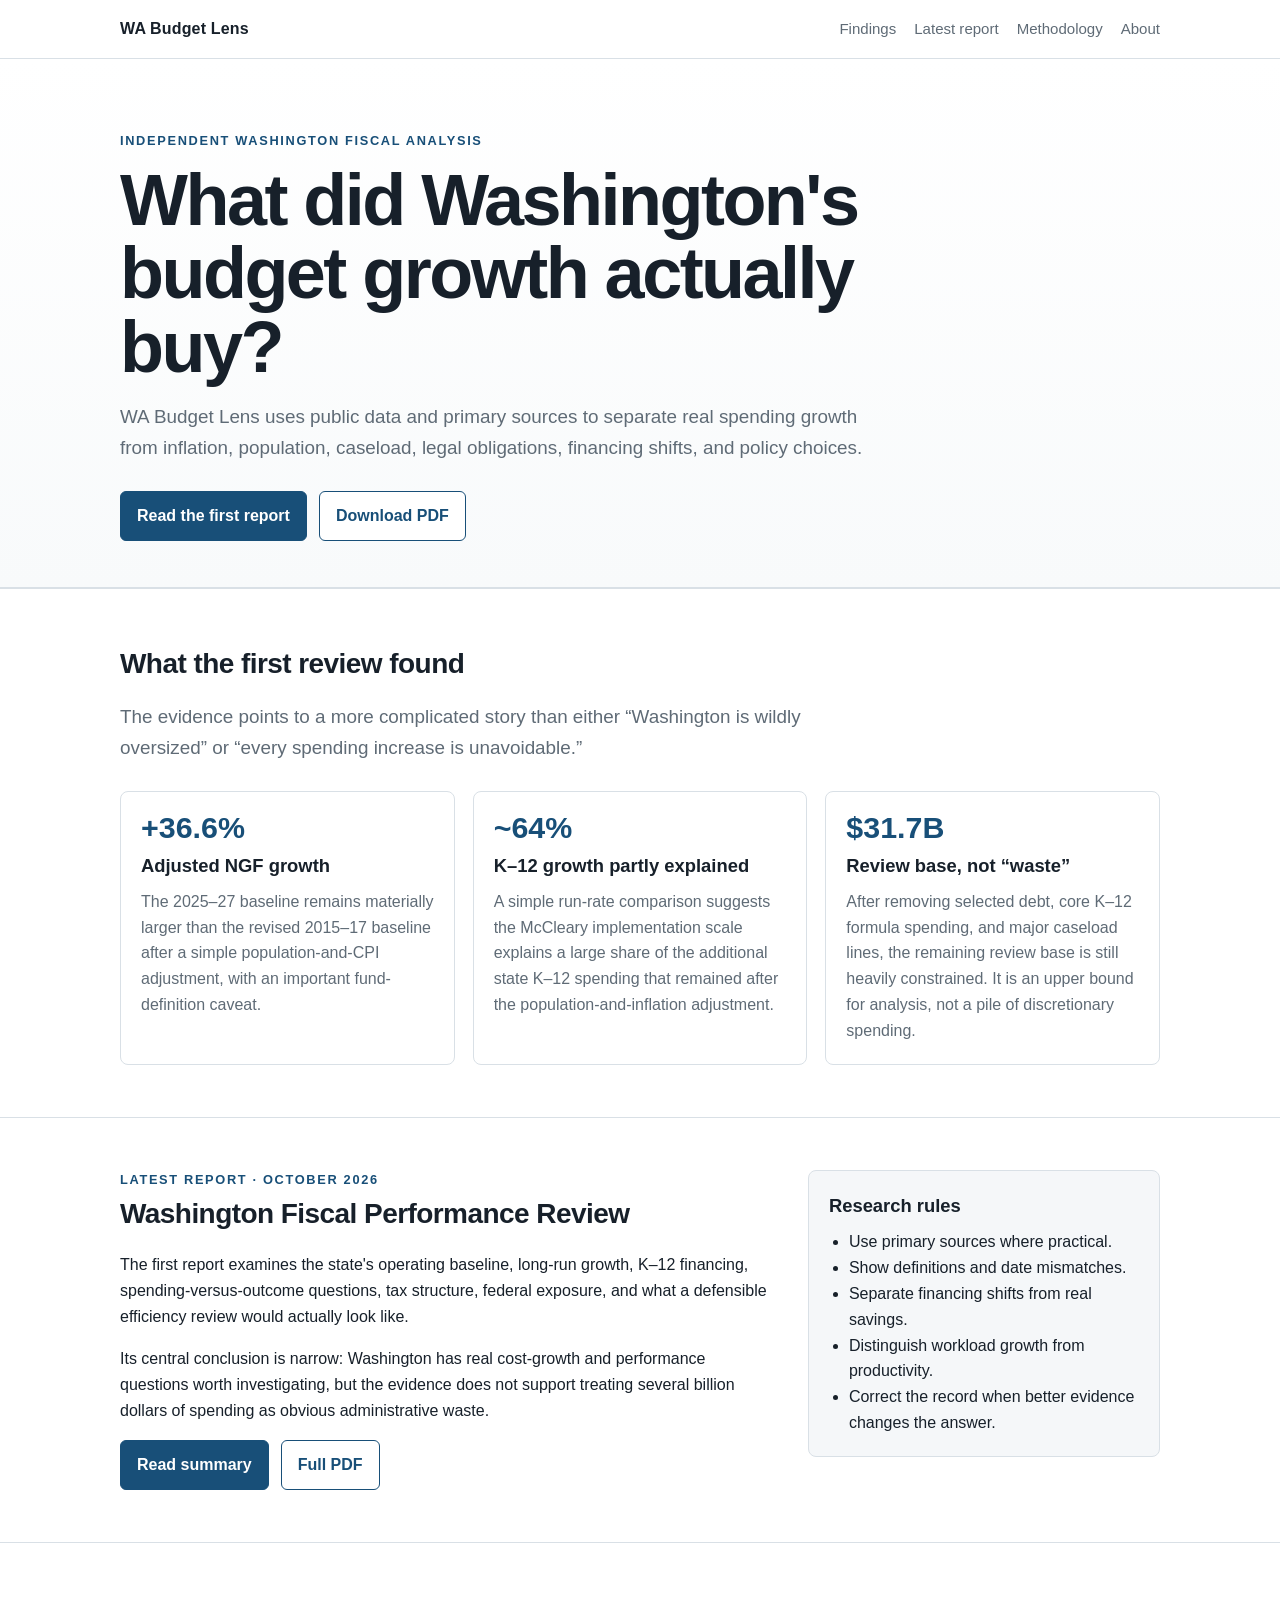
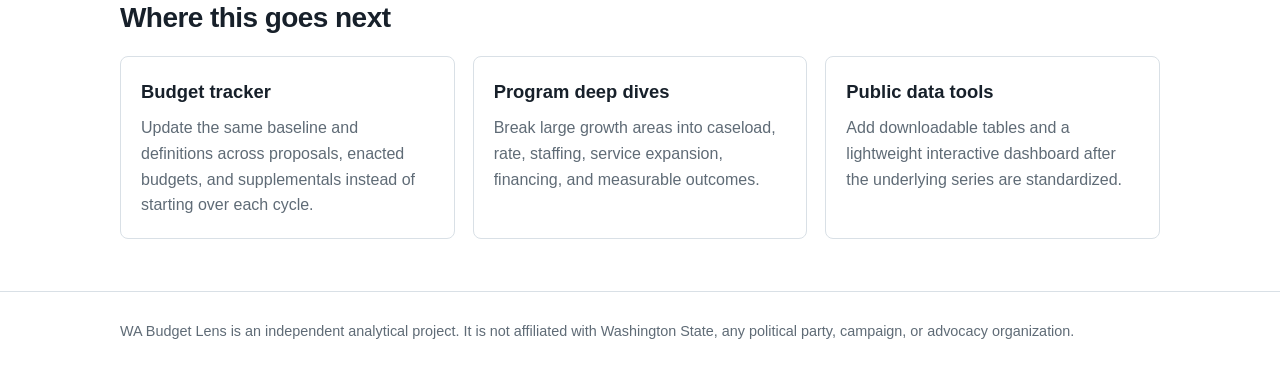
<file: index.html>
<!doctype html>
<html lang="en">
<head>
  <meta charset="utf-8">
  <meta name="viewport" content="width=device-width,initial-scale=1">
  <title>WA Budget Lens</title>
  <meta name="description" content="Independent analysis of Washington state spending, taxes, and government performance using public data and primary sources.">
  <link rel="stylesheet" href="style.css">
</head>
<body>
<header class="site-header">
  <div class="wrap nav">
    <a class="brand" href="./">WA Budget Lens</a>
    <nav class="nav-links" aria-label="Primary">
      <a href="#findings">Findings</a>
      <a href="report.html">Latest report</a>
      <a href="methodology.html">Methodology</a>
      <a href="about.html">About</a>
    </nav>
  </div>
</header>
<main>
  <section class="hero">
    <div class="wrap">
      <div class="kicker">Independent Washington fiscal analysis</div>
      <h1>What did Washington's budget growth actually buy?</h1>
      <p class="lede">WA Budget Lens uses public data and primary sources to separate real spending growth from inflation, population, caseload, legal obligations, financing shifts, and policy choices.</p>
      <div class="actions">
        <a class="button primary" href="report.html">Read the first report</a>
        <a class="button secondary" href="Washington_Fiscal_Performance_Review_Public_Edition.pdf">Download PDF</a>
      </div>
    </div>
  </section>

  <section id="findings">
    <div class="wrap">
      <h2>What the first review found</h2>
      <p class="lede">The evidence points to a more complicated story than either “Washington is wildly oversized” or “every spending increase is unavoidable.”</p>
      <div class="grid">
        <div class="card">
          <div class="metric">+36.6%</div>
          <h3>Adjusted NGF growth</h3>
          <p>The 2025–27 baseline remains materially larger than the revised 2015–17 baseline after a simple population-and-CPI adjustment, with an important fund-definition caveat.</p>
        </div>
        <div class="card">
          <div class="metric">~64%</div>
          <h3>K–12 growth partly explained</h3>
          <p>A simple run-rate comparison suggests the McCleary implementation scale explains a large share of the additional state K–12 spending that remained after the population-and-inflation adjustment.</p>
        </div>
        <div class="card">
          <div class="metric">$31.7B</div>
          <h3>Review base, not “waste”</h3>
          <p>After removing selected debt, core K–12 formula spending, and major caseload lines, the remaining review base is still heavily constrained. It is an upper bound for analysis, not a pile of discretionary spending.</p>
        </div>
      </div>
    </div>
  </section>

  <section>
    <div class="wrap report">
      <div>
        <div class="kicker">Latest report · October 2026</div>
        <h2>Washington Fiscal Performance Review</h2>
        <p>The first report examines the state's operating baseline, long-run growth, K–12 financing, spending-versus-outcome questions, tax structure, federal exposure, and what a defensible efficiency review would actually look like.</p>
        <p>Its central conclusion is narrow: Washington has real cost-growth and performance questions worth investigating, but the evidence does not support treating several billion dollars of spending as obvious administrative waste.</p>
        <div class="actions">
          <a class="button primary" href="report.html">Read summary</a>
          <a class="button secondary" href="Washington_Fiscal_Performance_Review_Public_Edition.pdf">Full PDF</a>
        </div>
      </div>
      <aside class="aside">
        <h3>Research rules</h3>
        <ul>
          <li>Use primary sources where practical.</li>
          <li>Show definitions and date mismatches.</li>
          <li>Separate financing shifts from real savings.</li>
          <li>Distinguish workload growth from productivity.</li>
          <li>Correct the record when better evidence changes the answer.</li>
        </ul>
      </aside>
    </div>
  </section>

  <section>
    <div class="wrap">
      <h2>Where this goes next</h2>
      <div class="grid">
        <div class="card"><h3>Budget tracker</h3><p>Update the same baseline and definitions across proposals, enacted budgets, and supplementals instead of starting over each cycle.</p></div>
        <div class="card"><h3>Program deep dives</h3><p>Break large growth areas into caseload, rate, staffing, service expansion, financing, and measurable outcomes.</p></div>
        <div class="card"><h3>Public data tools</h3><p>Add downloadable tables and a lightweight interactive dashboard after the underlying series are standardized.</p></div>
      </div>
    </div>
  </section>
</main>
<footer class="footer">
  <div class="wrap">WA Budget Lens is an independent analytical project. It is not affiliated with Washington State, any political party, campaign, or advocacy organization.</div>
</footer>
</body>
</html>
</file>
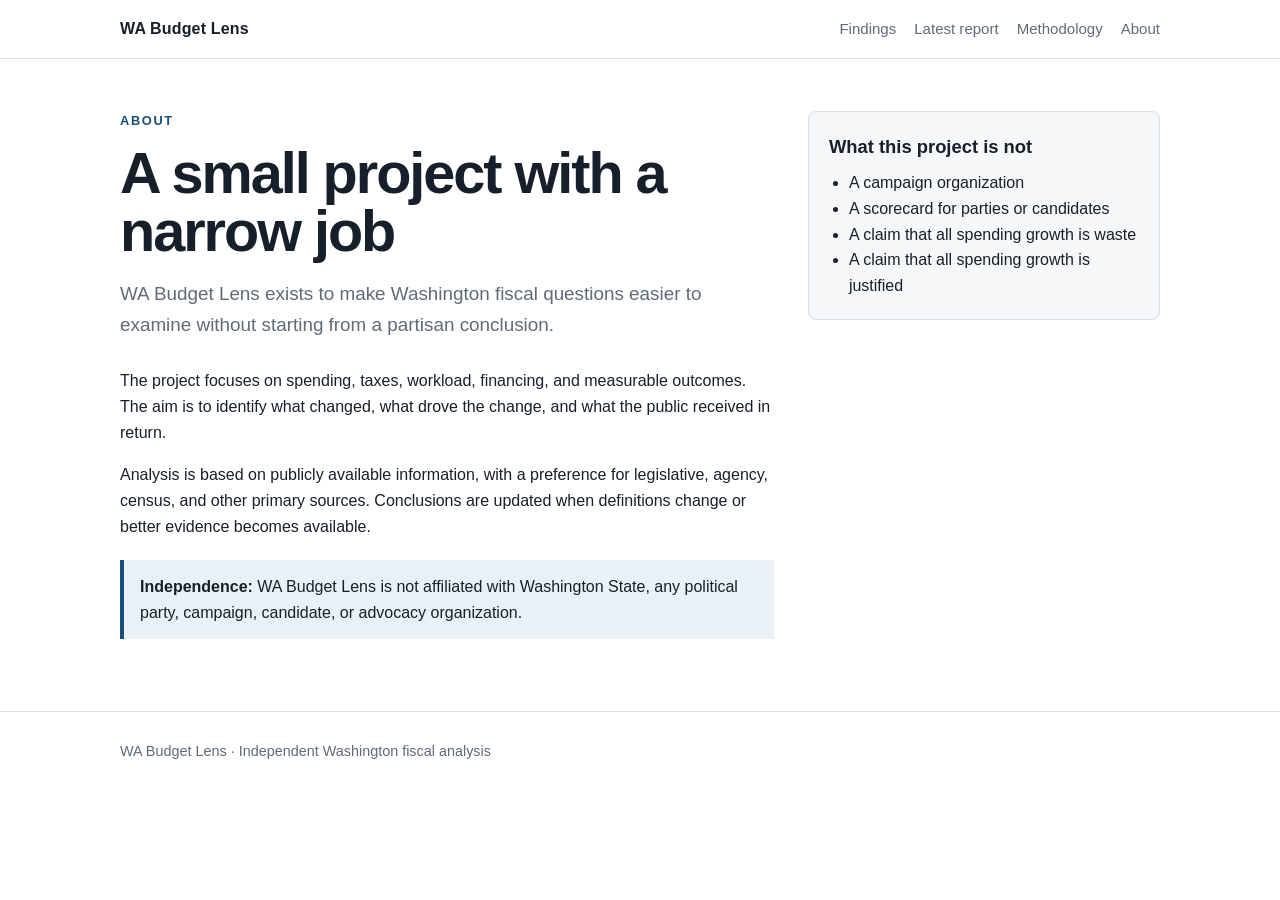
<file: about.html>
<!doctype html>
<html lang="en"><head><meta charset="utf-8"><meta name="viewport" content="width=device-width,initial-scale=1"><title>About · WA Budget Lens</title><meta name="description" content="About WA Budget Lens, an independent Washington fiscal analysis project."><link rel="stylesheet" href="style.css"></head>
<body>
<header class="site-header"><div class="wrap nav"><a class="brand" href="./">WA Budget Lens</a><nav class="nav-links"><a href="./#findings">Findings</a><a href="report.html">Latest report</a><a href="methodology.html">Methodology</a><a href="about.html">About</a></nav></div></header>
<main><section><div class="wrap report"><div><div class="kicker">About</div><h1 style="font-size:clamp(2rem,5vw,3.6rem)">A small project with a narrow job</h1><p class="lede">WA Budget Lens exists to make Washington fiscal questions easier to examine without starting from a partisan conclusion.</p><p>The project focuses on spending, taxes, workload, financing, and measurable outcomes. The aim is to identify what changed, what drove the change, and what the public received in return.</p><p>Analysis is based on publicly available information, with a preference for legislative, agency, census, and other primary sources. Conclusions are updated when definitions change or better evidence becomes available.</p><div class="note"><strong>Independence:</strong> WA Budget Lens is not affiliated with Washington State, any political party, campaign, candidate, or advocacy organization.</div></div><aside class="aside"><h3>What this project is not</h3><ul><li>A campaign organization</li><li>A scorecard for parties or candidates</li><li>A claim that all spending growth is waste</li><li>A claim that all spending growth is justified</li></ul></aside></div></section></main>
<footer class="footer"><div class="wrap">WA Budget Lens · Independent Washington fiscal analysis</div></footer>
</body></html>
</file>
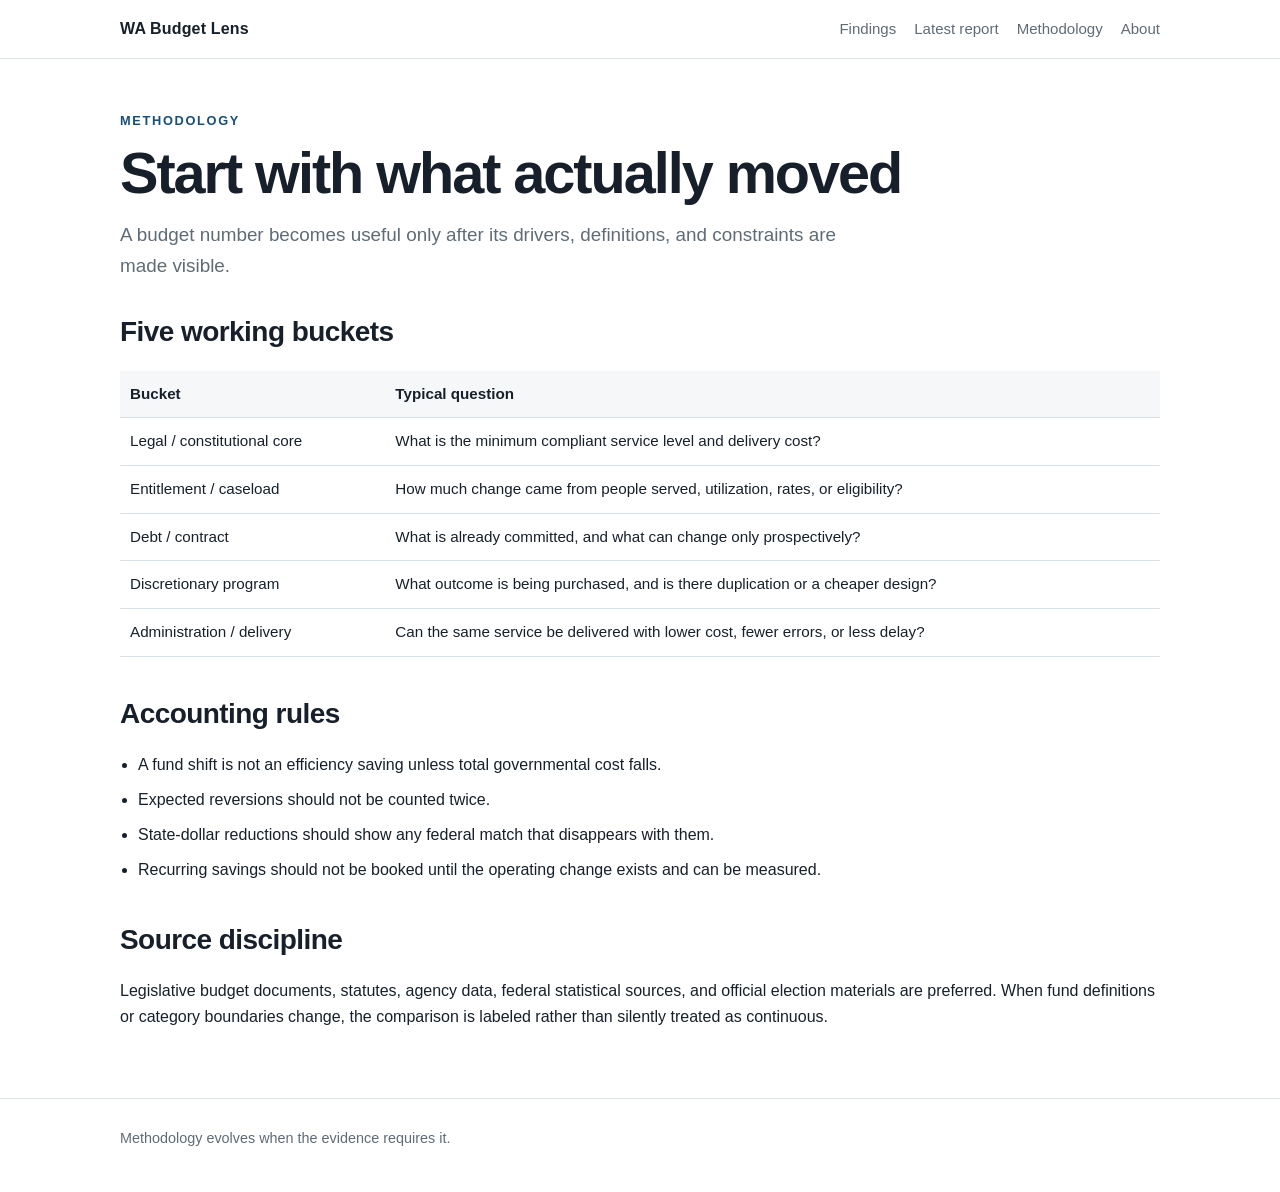
<file: methodology.html>
<!doctype html>
<html lang="en"><head><meta charset="utf-8"><meta name="viewport" content="width=device-width,initial-scale=1"><title>Methodology · WA Budget Lens</title><meta name="description" content="Methodology and research principles used by WA Budget Lens."><link rel="stylesheet" href="style.css"></head>
<body>
<header class="site-header"><div class="wrap nav"><a class="brand" href="./">WA Budget Lens</a><nav class="nav-links"><a href="./#findings">Findings</a><a href="report.html">Latest report</a><a href="methodology.html">Methodology</a><a href="about.html">About</a></nav></div></header>
<main><section><div class="wrap"><div class="kicker">Methodology</div><h1 style="font-size:clamp(2rem,5vw,3.6rem)">Start with what actually moved</h1><p class="lede">A budget number becomes useful only after its drivers, definitions, and constraints are made visible.</p><h2>Five working buckets</h2><div class="table-wrap"><table><thead><tr><th>Bucket</th><th>Typical question</th></tr></thead><tbody><tr><td>Legal / constitutional core</td><td>What is the minimum compliant service level and delivery cost?</td></tr><tr><td>Entitlement / caseload</td><td>How much change came from people served, utilization, rates, or eligibility?</td></tr><tr><td>Debt / contract</td><td>What is already committed, and what can change only prospectively?</td></tr><tr><td>Discretionary program</td><td>What outcome is being purchased, and is there duplication or a cheaper design?</td></tr><tr><td>Administration / delivery</td><td>Can the same service be delivered with lower cost, fewer errors, or less delay?</td></tr></tbody></table></div><h2 style="margin-top:34px">Accounting rules</h2><ul class="list-clean"><li>A fund shift is not an efficiency saving unless total governmental cost falls.</li><li>Expected reversions should not be counted twice.</li><li>State-dollar reductions should show any federal match that disappears with them.</li><li>Recurring savings should not be booked until the operating change exists and can be measured.</li></ul><h2 style="margin-top:34px">Source discipline</h2><p>Legislative budget documents, statutes, agency data, federal statistical sources, and official election materials are preferred. When fund definitions or category boundaries change, the comparison is labeled rather than silently treated as continuous.</p></div></section></main>
<footer class="footer"><div class="wrap">Methodology evolves when the evidence requires it.</div></footer>
</body></html>
</file>
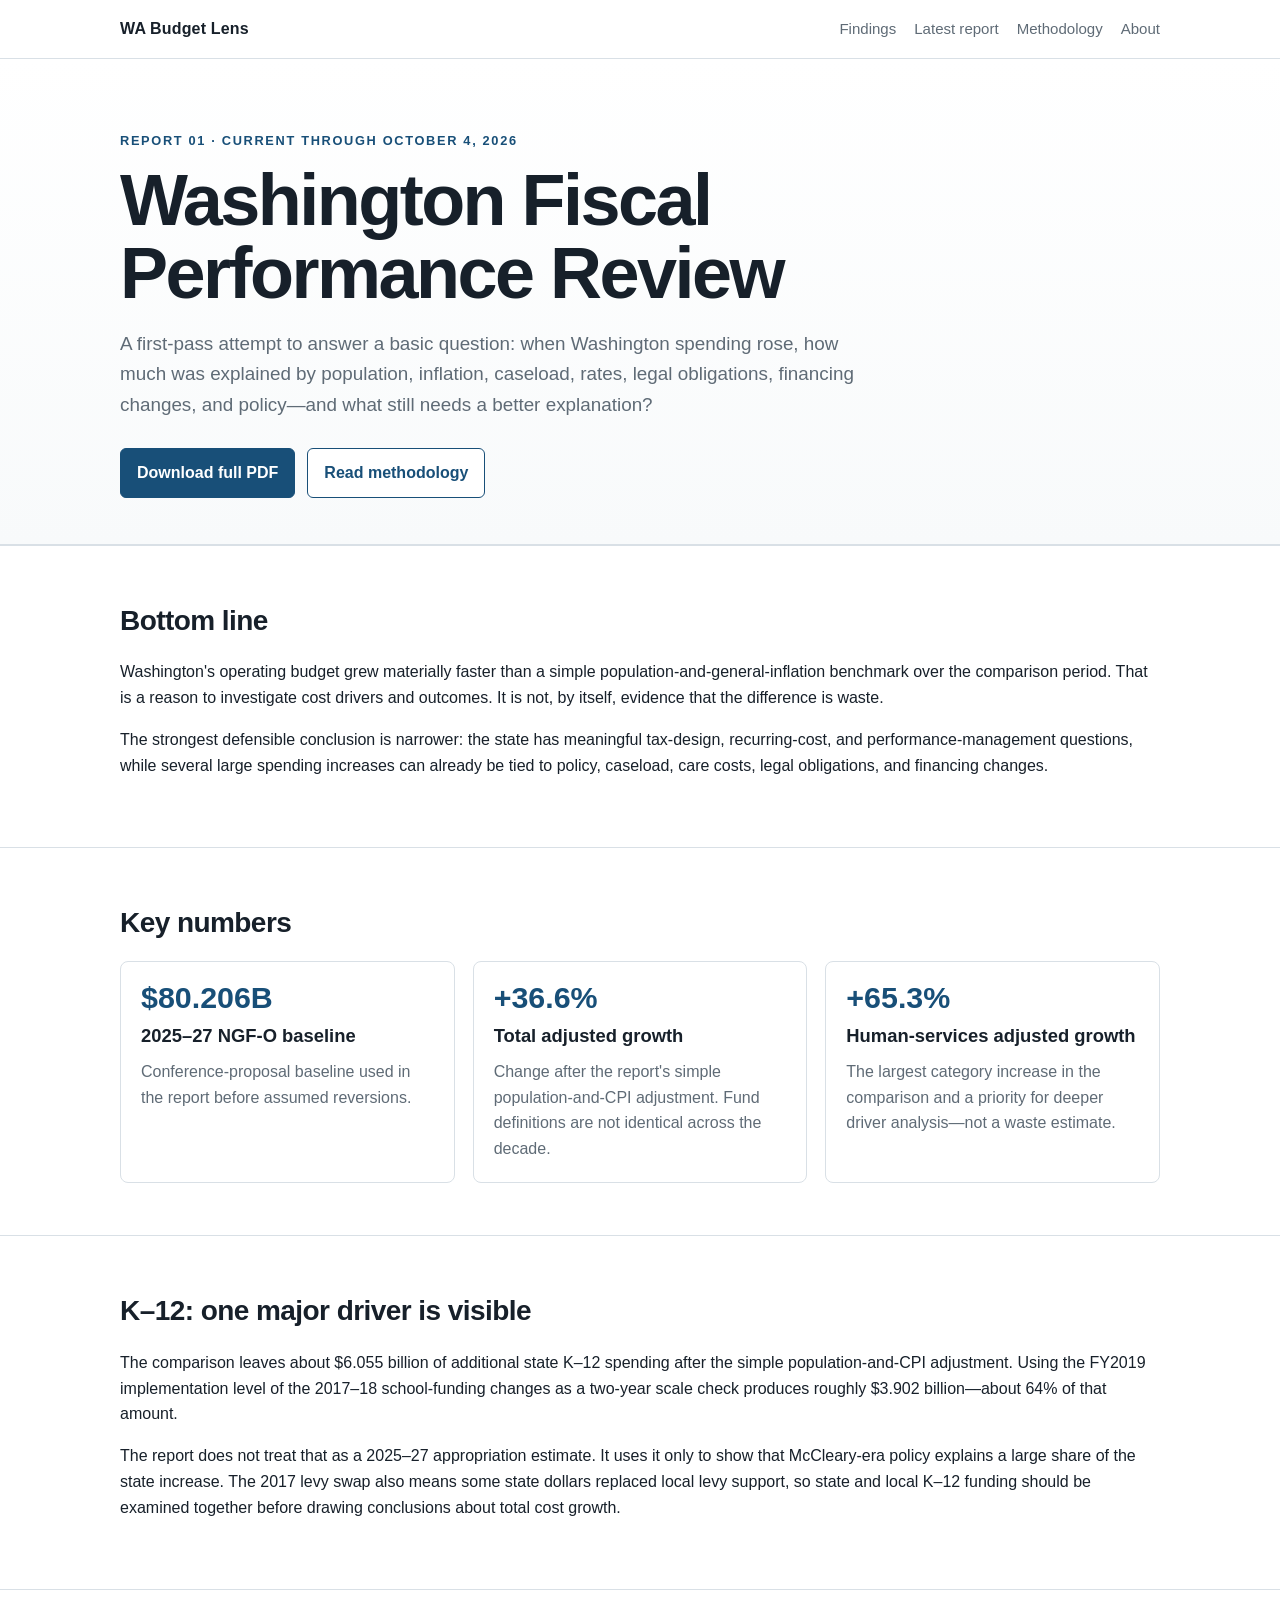
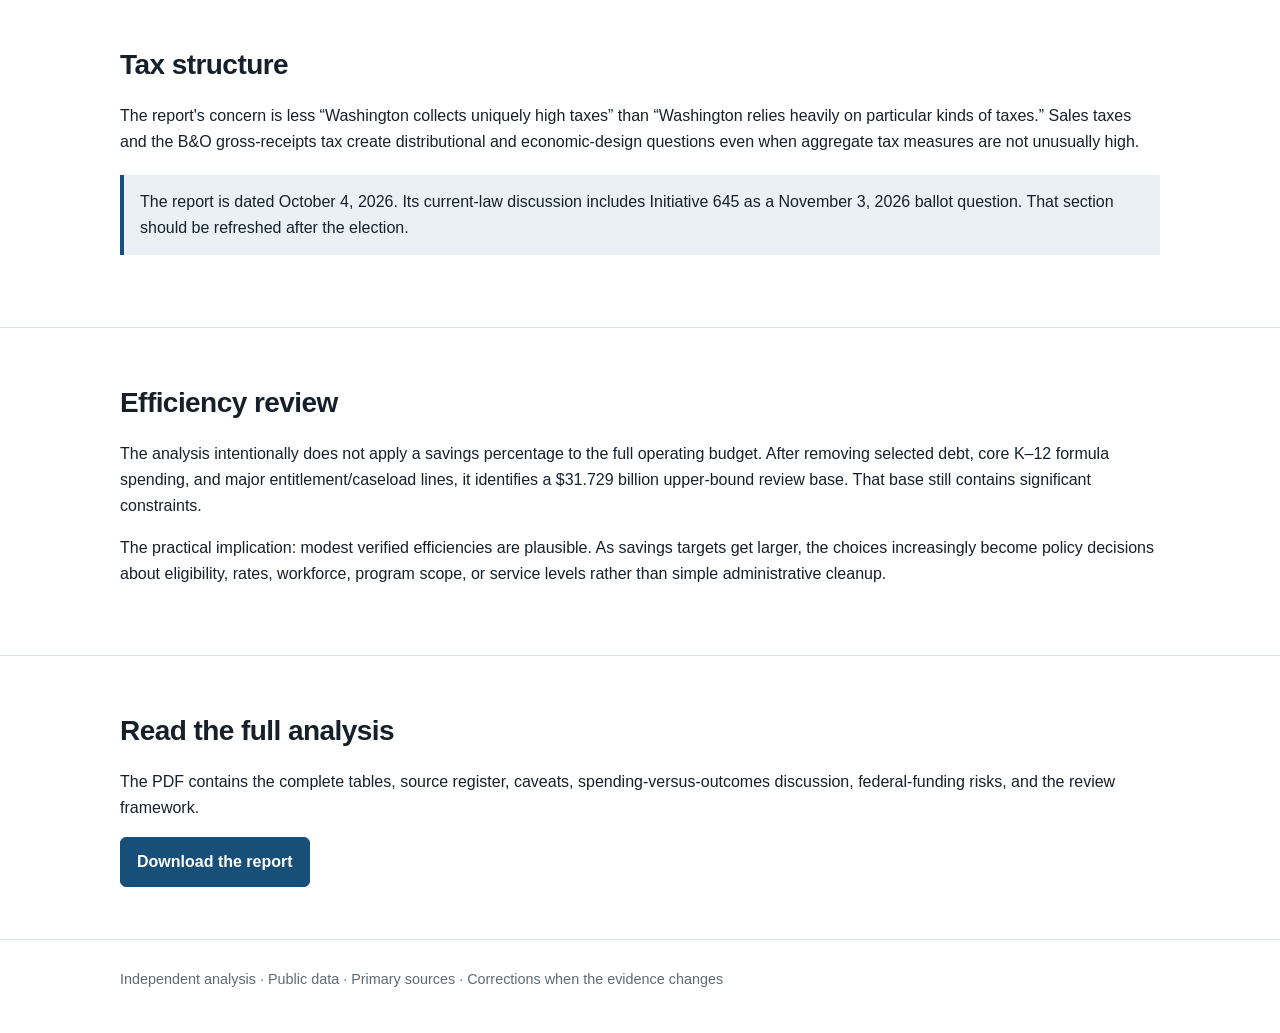
<file: report.html>
<!doctype html>
<html lang="en">
<head>
  <meta charset="utf-8"><meta name="viewport" content="width=device-width,initial-scale=1">
  <title>Washington Fiscal Performance Review · WA Budget Lens</title>
  <meta name="description" content="Independent review of Washington state budget growth, taxes, K-12 financing, program performance, and fiscal risk.">
  <link rel="stylesheet" href="style.css">
</head>
<body>
<header class="site-header"><div class="wrap nav"><a class="brand" href="./">WA Budget Lens</a><nav class="nav-links"><a href="./#findings">Findings</a><a href="report.html">Latest report</a><a href="methodology.html">Methodology</a><a href="about.html">About</a></nav></div></header>
<main>
<section class="hero"><div class="wrap"><div class="kicker">Report 01 · Current through October 4, 2026</div><h1>Washington Fiscal Performance Review</h1><p class="lede">A first-pass attempt to answer a basic question: when Washington spending rose, how much was explained by population, inflation, caseload, rates, legal obligations, financing changes, and policy—and what still needs a better explanation?</p><div class="actions"><a class="button primary" href="Washington_Fiscal_Performance_Review_Public_Edition.pdf">Download full PDF</a><a class="button secondary" href="methodology.html">Read methodology</a></div></div></section>
<section><div class="wrap"><h2>Bottom line</h2><p>Washington's operating budget grew materially faster than a simple population-and-general-inflation benchmark over the comparison period. That is a reason to investigate cost drivers and outcomes. It is not, by itself, evidence that the difference is waste.</p><p>The strongest defensible conclusion is narrower: the state has meaningful tax-design, recurring-cost, and performance-management questions, while several large spending increases can already be tied to policy, caseload, care costs, legal obligations, and financing changes.</p></div></section>
<section><div class="wrap"><h2>Key numbers</h2><div class="grid"><div class="card"><div class="metric">$80.206B</div><h3>2025–27 NGF-O baseline</h3><p>Conference-proposal baseline used in the report before assumed reversions.</p></div><div class="card"><div class="metric">+36.6%</div><h3>Total adjusted growth</h3><p>Change after the report's simple population-and-CPI adjustment. Fund definitions are not identical across the decade.</p></div><div class="card"><div class="metric">+65.3%</div><h3>Human-services adjusted growth</h3><p>The largest category increase in the comparison and a priority for deeper driver analysis—not a waste estimate.</p></div></div></div></section>
<section><div class="wrap"><h2>K–12: one major driver is visible</h2><p>The comparison leaves about $6.055 billion of additional state K–12 spending after the simple population-and-CPI adjustment. Using the FY2019 implementation level of the 2017–18 school-funding changes as a two-year scale check produces roughly $3.902 billion—about 64% of that amount.</p><p>The report does not treat that as a 2025–27 appropriation estimate. It uses it only to show that McCleary-era policy explains a large share of the state increase. The 2017 levy swap also means some state dollars replaced local levy support, so state and local K–12 funding should be examined together before drawing conclusions about total cost growth.</p></div></section>
<section><div class="wrap"><h2>Tax structure</h2><p>The report's concern is less “Washington collects uniquely high taxes” than “Washington relies heavily on particular kinds of taxes.” Sales taxes and the B&O gross-receipts tax create distributional and economic-design questions even when aggregate tax measures are not unusually high.</p><div class="note">The report is dated October 4, 2026. Its current-law discussion includes Initiative 645 as a November 3, 2026 ballot question. That section should be refreshed after the election.</div></div></section>
<section><div class="wrap"><h2>Efficiency review</h2><p>The analysis intentionally does not apply a savings percentage to the full operating budget. After removing selected debt, core K–12 formula spending, and major entitlement/caseload lines, it identifies a $31.729 billion upper-bound review base. That base still contains significant constraints.</p><p>The practical implication: modest verified efficiencies are plausible. As savings targets get larger, the choices increasingly become policy decisions about eligibility, rates, workforce, program scope, or service levels rather than simple administrative cleanup.</p></div></section>
<section><div class="wrap"><h2>Read the full analysis</h2><p>The PDF contains the complete tables, source register, caveats, spending-versus-outcomes discussion, federal-funding risks, and the review framework.</p><a class="button primary" href="Washington_Fiscal_Performance_Review_Public_Edition.pdf">Download the report</a></div></section>
</main>
<footer class="footer"><div class="wrap">Independent analysis · Public data · Primary sources · Corrections when the evidence changes</div></footer>
</body></html>
</file>
<file: style.css>
:root {
  --ink: #17202a;
  --muted: #5f6b76;
  --line: #d9e0e6;
  --paper: #ffffff;
  --wash: #f5f7f9;
  --accent: #184f78;
  --accent-soft: #e9f1f7;
  --max: 1040px;
}
* { box-sizing: border-box; }
html { scroll-behavior: smooth; }
body {
  margin: 0;
  font-family: Arial, Helvetica, sans-serif;
  color: var(--ink);
  background: var(--paper);
  line-height: 1.62;
}
a { color: var(--accent); text-decoration-thickness: 1px; text-underline-offset: 3px; }
a:hover { text-decoration-thickness: 2px; }
.wrap { width: min(var(--max), calc(100% - 36px)); margin: 0 auto; }
.site-header { border-bottom: 1px solid var(--line); background: rgba(255,255,255,.96); }
.nav { display: flex; align-items: center; justify-content: space-between; gap: 20px; padding: 16px 0; }
.brand { font-weight: 800; letter-spacing: .01em; text-decoration: none; color: var(--ink); }
.nav-links { display: flex; gap: 18px; flex-wrap: wrap; font-size: .94rem; }
.nav-links a { color: var(--muted); text-decoration: none; }
.nav-links a:hover { color: var(--ink); }
.hero { padding: 72px 0 46px; border-bottom: 1px solid var(--line); background: linear-gradient(180deg,#fff 0%,#f8fafb 100%); }
.kicker { font-size: .8rem; font-weight: 700; letter-spacing: .13em; text-transform: uppercase; color: var(--accent); }
h1 { font-size: clamp(2.2rem, 6vw, 4.5rem); line-height: 1.02; letter-spacing: -.035em; margin: 12px 0 18px; max-width: 830px; }
.lede { max-width: 760px; font-size: 1.18rem; color: var(--muted); margin: 0 0 28px; }
.actions { display: flex; gap: 12px; flex-wrap: wrap; }
.button { display: inline-block; padding: 11px 16px; border: 1px solid var(--accent); border-radius: 6px; text-decoration: none; font-weight: 700; }
.button.primary { background: var(--accent); color: white; }
.button.secondary { background: white; color: var(--accent); }
section { padding: 52px 0; }
section + section { border-top: 1px solid var(--line); }
h2 { font-size: 1.75rem; margin: 0 0 16px; letter-spacing: -.02em; }
h3 { font-size: 1.15rem; margin: 0 0 8px; }
p { margin: 0 0 16px; }
.grid { display: grid; grid-template-columns: repeat(3,1fr); gap: 18px; }
.card { border: 1px solid var(--line); border-radius: 8px; padding: 20px; background: white; }
.card p { color: var(--muted); margin-bottom: 0; }
.metric { font-size: 1.9rem; font-weight: 800; line-height: 1; color: var(--accent); margin-bottom: 8px; }
.report { display: grid; grid-template-columns: 1.3fr .7fr; gap: 34px; align-items: start; }
.aside { background: var(--wash); border: 1px solid var(--line); border-radius: 8px; padding: 20px; }
.aside ul { margin: 0; padding-left: 20px; }
.note { border-left: 4px solid var(--accent); background: var(--accent-soft); padding: 14px 16px; margin: 20px 0; }
.footer { border-top: 1px solid var(--line); padding: 28px 0 42px; color: var(--muted); font-size: .9rem; }
.small { font-size: .9rem; color: var(--muted); }
.list-clean { padding-left: 18px; }
.list-clean li { margin-bottom: 9px; }
.table-wrap { overflow-x: auto; }
table { width: 100%; border-collapse: collapse; font-size: .95rem; }
th, td { padding: 11px 10px; text-align: left; border-bottom: 1px solid var(--line); vertical-align: top; }
th { background: var(--wash); }
@media (max-width: 760px) {
  .nav { align-items: flex-start; flex-direction: column; }
  .grid, .report { grid-template-columns: 1fr; }
  .hero { padding-top: 46px; }
}
</file>
